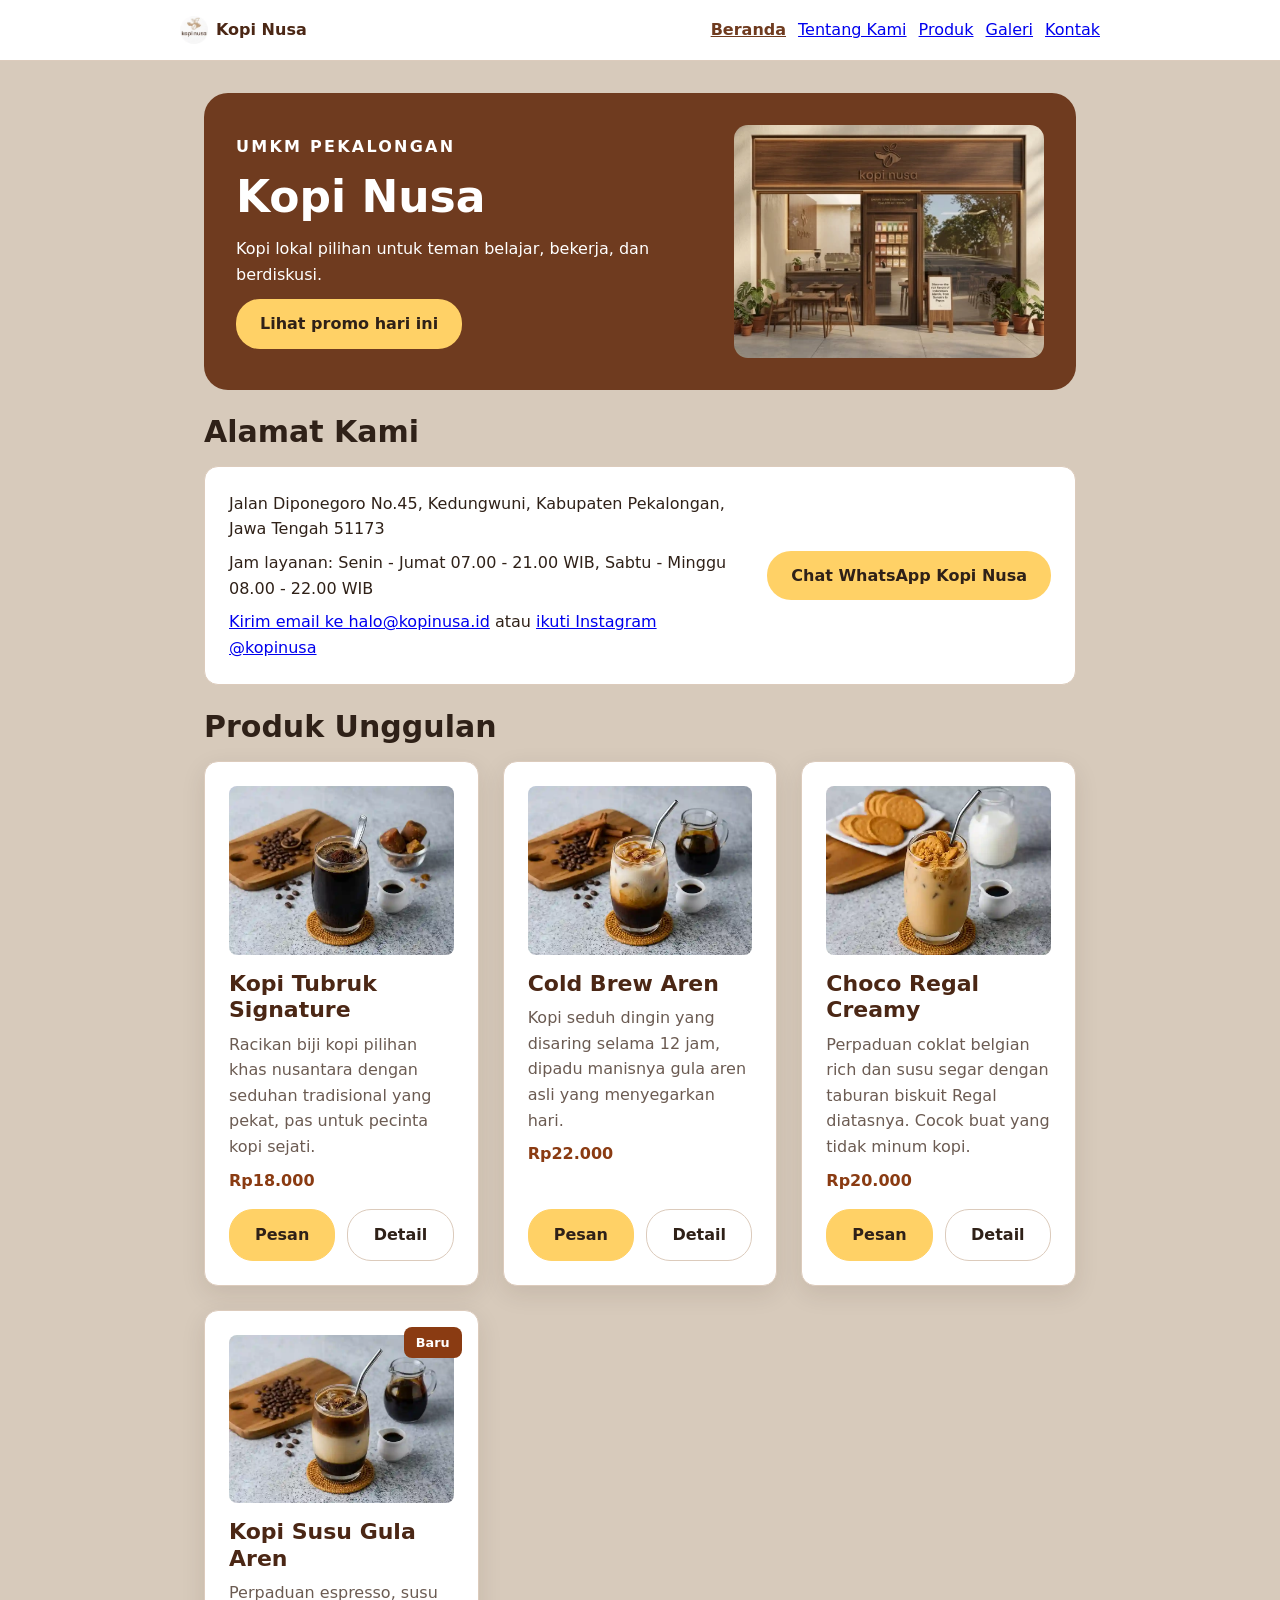
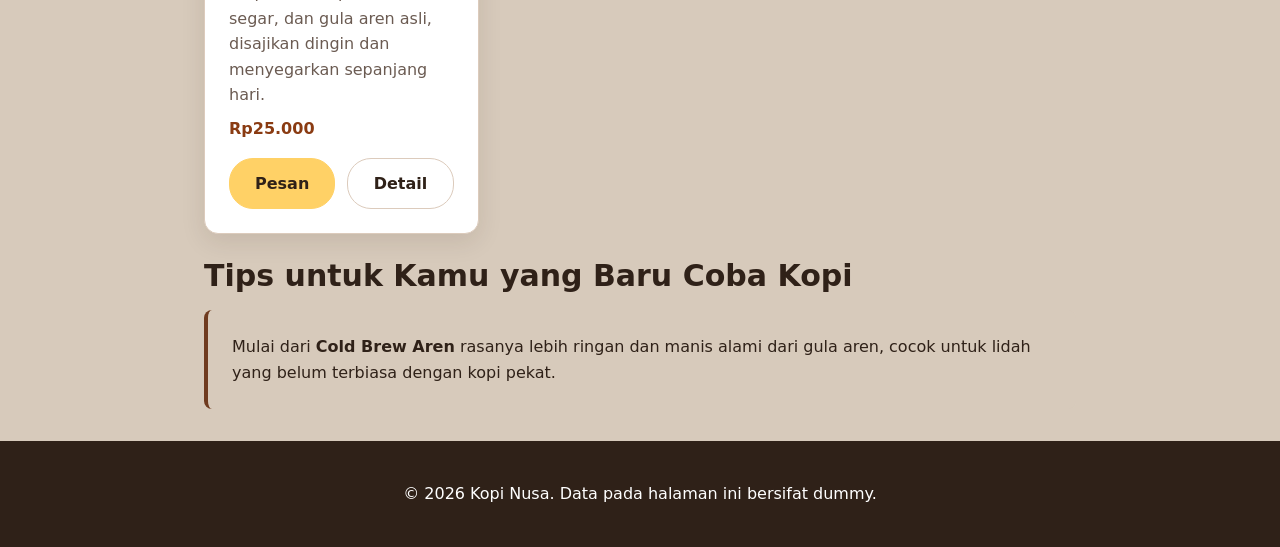
<file: index.html>
﻿<!DOCTYPE html>
<html lang="id">

<head>
    <meta charset="UTF-8">
    <meta name="viewport" content="width=device-width, initial-scale=1.0">
    <title>Kopi Nusa - UMKM Lokal Pekalongan</title>
    <link rel="stylesheet" href="css/style.css">
    <link rel="icon" href="assets/images/logo_kopi_nusa.webp" type="image/webp">
    <script src="js/script.js" defer></script>
</head>

<body>

    <a class="skip-link" href="#konten">Lewati ke konten utama</a>
    
    <header class="site-header">
        <nav class="nav" aria-label="Navigasi utama">
            <a class="brand" href="index.html">
                <img class="brand-logo" src="assets/images/logo_kopi_nusa.webp" width="28" height="28"
                    alt="Logo Kopi Nusa" />
                Kopi Nusa
            </a>
            <button class="nav-toggle" type="button" aria-controls="menu-utama" aria-expanded="false">
                <span class="sr-only">Menu</span>
                <span class="nav-toggle-icon" aria-hidden="true"></span>
            </button>
            <ul id="menu-utama">
                <li><a aria-current="page" href="index.html">Beranda</a></li>
                <li><a href="tentang.html">Tentang Kami</a></li>
                <li><a href="produk.html">Produk</a></li>
                <li><a href="galeri.html">Galeri</a></li>
                <li><a href="kontak.html">Kontak</a></li>
            </ul>
        </nav>
    </header>

    <main id="konten" class="page">

        <section class="hero" aria-labelledby="hero-title">
            <div class="hero-content">
                <p class="eyebrow">UMKM Pekalongan</p>
                <h1 id="hero-title">Kopi Nusa</h1>
                <p>Kopi lokal pilihan untuk teman belajar, bekerja, dan berdiskusi.</p>
                <button id="promoButton" type="button">Lihat promo hari ini</button>
            </div>
            <figure class="hero-image">
                <img src="assets/images/view_depan_kopi_nusa.webp" width="640" height="480"
                    alt="Foto luar kedai Kopi Nusa" />
                <figcaption class="sr-only">Tampak depan kedai Kopi Nusa</figcaption>
            </figure>
        </section>

        <section id="kontak" class="kontak-section" aria-labelledby="kontak-title">
            <h2 id="kontak-title">Alamat Kami</h2>

            <div class="kontak-box">
                <div class="kontak-info">
                    <p>Jalan Diponegoro No.45, Kedungwuni, Kabupaten Pekalongan, Jawa Tengah 51173</p>
                    <p>Jam layanan: Senin - Jumat 07.00 - 21.00 WIB, Sabtu - Minggu 08.00 - 22.00 WIB</p>
                    <p><a href="mailto:halo@kopinusa.id">Kirim email ke halo@kopinusa.id</a> atau
                        <a href="https://instagram.com/kopinusa">ikuti Instagram @kopinusa</a>
                    </p>
                </div>
                <a class="kontak-link" href="https://wa.me/6281234567890">Chat WhatsApp Kopi Nusa</a>
            </div>
        </section>

        <section class="produk-section" aria-labelledby="produk-title">
            <h2 id="produk-title">Produk Unggulan</h2>

            <div class="product-grid">
                <article class="product-card">
                    <figure class="product-photo-figure">
                        <img class="product-photo" width="640" height="480" loading="lazy"
                            src="assets/images/kopi_tubruk_signature.webp" alt="Segelas kopi tubruk panas" />
                        <figcaption class="sr-only">Kopi Tubruk Signature</figcaption>
                    </figure>
                    <div class="product-body">
                        <h3>Kopi Tubruk Signature</h3>
                        <p class="desc">Racikan biji kopi pilihan khas nusantara dengan seduhan tradisional yang
                            pekat, pas untuk pecinta kopi sejati.</p>
                        <p class="price">Rp18.000</p>
                    </div>
                    <div class="card-actions">
                        <a class="action-primary" href="https://wa.me/6281234567890">Pesan<span class="sr-only"> Kopi
                                Tubruk Signature</span></a>
                        <a class="action-secondary" href="produk.html#menu-title">Detail<span class="sr-only"> Kopi
                                Tubruk Signature</span></a>
                    </div>
                </article>

                <article class="product-card">
                    <figure class="product-photo-figure">
                        <img class="product-photo" width="640" height="480" loading="lazy"
                            src="assets/images/cold_brew_aren.webp" alt="Segelas cold brew aren" />
                        <figcaption class="sr-only">Cold Brew Aren</figcaption>
                    </figure>
                    <div class="product-body">
                        <h3>Cold Brew Aren</h3>
                        <p class="desc">Kopi seduh dingin yang disaring selama 12 jam, dipadu manisnya gula aren asli
                            yang menyegarkan hari.</p>
                        <p class="price">Rp22.000</p>
                    </div>
                    <div class="card-actions">
                        <a class="action-primary" href="https://wa.me/6281234567890">Pesan<span class="sr-only"> Cold
                                Brew Aren</span></a>
                        <a class="action-secondary" href="produk.html#menu-title">Detail<span class="sr-only"> Cold Brew
                                Aren</span></a>
                    </div>
                </article>

                <article class="product-card">
                    <figure class="product-photo-figure">
                        <img class="product-photo" width="640" height="480" loading="lazy"
                            src="assets/images/choco_regal.webp" alt="Segelas choco regal creamy" />
                        <figcaption class="sr-only">Choco Regal Creamy</figcaption>
                    </figure>
                    <div class="product-body">
                        <h3>Choco Regal Creamy</h3>
                        <p class="desc">Perpaduan coklat belgian rich dan susu segar dengan taburan biskuit Regal
                            diatasnya. Cocok buat yang tidak minum kopi.</p>
                        <p class="price">Rp20.000</p>
                    </div>
                    <div class="card-actions">
                        <a class="action-primary" href="https://wa.me/6281234567890">Pesan<span class="sr-only"> Choco
                                Regal Creamy</span></a>
                        <a class="action-secondary" href="produk.html#menu-title">Detail<span class="sr-only"> Choco
                                Regal Creamy</span></a>
                    </div>
                </article>

                <article class="product-card">
                    <figure class="product-photo-figure">
                        <img class="product-photo" width="640" height="480" loading="lazy"
                            src="assets/images/kopi_susu_aren.webp" alt="Segelas kopi susu gula aren dengan es" />
                        <figcaption class="sr-only">Kopi Susu Gula Aren</figcaption>
                    </figure>
                    <div class="product-body">
                        <span class="product-badge">Baru</span>
                        <h3>Kopi Susu Gula Aren</h3>
                        <p class="desc">Perpaduan espresso, susu segar, dan gula aren asli, disajikan dingin dan
                            menyegarkan sepanjang hari.</p>
                        <p class="price">Rp25.000</p>
                    </div>
                    <div class="card-actions">
                        <a class="action-primary" href="https://wa.me/6281234567890">Pesan<span class="sr-only"> Kopi
                                Susu Gula Aren</span></a>
                        <a class="action-secondary" href="produk.html#menu-title">Detail<span class="sr-only"> Kopi Susu
                                Gula Aren</span></a>
                    </div>
                </article>
            </div>
        </section>

        <aside class="tips-section" aria-labelledby="tips-title">
            <h2 id="tips-title">Tips untuk Kamu yang Baru Coba Kopi</h2>

            <div class="tips-box">
                <p>Mulai dari <strong>Cold Brew Aren</strong> rasanya lebih ringan dan manis alami dari gula aren, cocok
                    untuk lidah yang belum terbiasa dengan kopi pekat.</p>
            </div>
        </aside>
    </main>

    <footer class="site-footer">
        <p>&copy; 2026 Kopi Nusa. Data pada halaman ini bersifat dummy.</p>
    </footer>

</body>

</html>
</file>
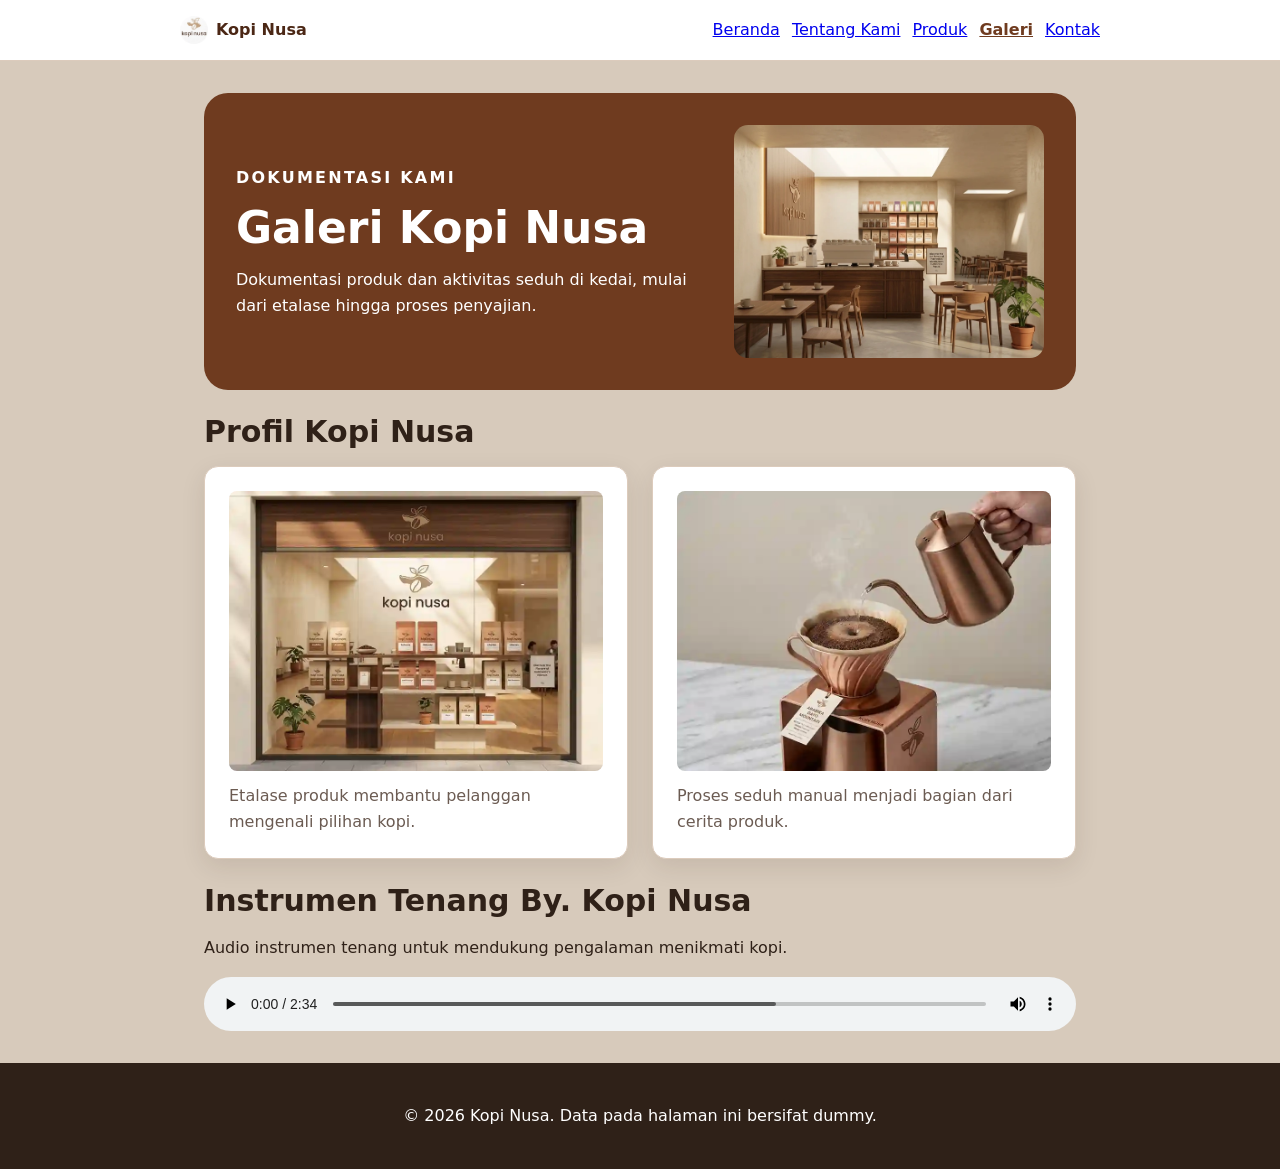
<file: galeri.html>
<!DOCTYPE html>
<html lang="id">

<head>
    <meta charset="UTF-8">
    <meta name="viewport" content="width=device-width, initial-scale=1.0">
    <title>Galeri Kopi Nusa - Website UMKM</title>
    <link rel="stylesheet" href="css/style.css">
    <link rel="icon" href="assets/images/logo_kopi_nusa.webp" type="image/webp">
     <script src="js/script.js" defer></script>
</head>

<body>

    <a class="skip-link" href="#konten">Lewati ke konten utama</a>

    <header class="site-header">
        <nav class="nav" aria-label="Navigasi utama">
            <a class="brand" href="index.html">
                <img class="brand-logo" src="assets/images/logo_kopi_nusa.webp" width="28" height="28"
                    alt="Logo Kopi Nusa" />
                Kopi Nusa
            </a>
            <button class="nav-toggle" type="button" aria-controls="menu-utama" aria-expanded="false">
                <span class="sr-only">Menu</span>
                <span class="nav-toggle-icon" aria-hidden="true"></span>
            </button>
            <ul id="menu-utama">
                <li><a href="index.html">Beranda</a></li>
                <li><a href="tentang.html">Tentang Kami</a></li>
                <li><a href="produk.html">Produk</a></li>
                <li><a aria-current="page" href="galeri.html">Galeri</a></li>
                <li><a href="kontak.html">Kontak</a></li>
            </ul>
        </nav>
    </header>

    <main id="konten" class="page">
        <section class="hero" aria-labelledby="galeri-page-title">
            <div class="hero-content">
                <p class="eyebrow">Dokumentasi Kami</p>
                <h1 id="galeri-page-title">Galeri Kopi Nusa</h1>
                <p>Dokumentasi produk dan aktivitas seduh di kedai, mulai dari etalase hingga proses penyajian.</p>
            </div>
            <img class="hero-image" src="assets/images/suasana_kopi_nusa.webp" width="640" height="480"
                alt="Suasana Kedai Kopi Nusa" />
        </section>

        <section aria-labelledby="media-title">
            <h2 id="media-title">Profil Kopi Nusa</h2>
            <div class="gallery-grid">
                <figure class="media-card">
                    <img src="assets/images/etalase_kopi_nusa.webp" width="640" height="480" loading="lazy"
                        alt="Etalase Kopi Nusa berisi kemasan kopi lokal" />
                    <figcaption>Etalase produk membantu pelanggan mengenali pilihan kopi.</figcaption>
                </figure>
                <figure class="media-card">
                    <img src="assets/images/barista_menyeduh.webp" width="640" height="480" loading="lazy"
                        alt="Barista menuang air panas ke dripper kopi" />
                    <figcaption>Proses seduh manual menjadi bagian dari cerita produk.</figcaption>
                </figure>
            </div>
        </section>
        <section aria-labelledby="audio-title">
            <h2 id="audio-title">Instrumen Tenang By. Kopi Nusa</h2>
            <p id="audio-note">Audio instrumen tenang untuk mendukung pengalaman menikmati kopi.</p>
            <audio controls aria-describedby="audio-note" src="assets/audio/Instrumen_Tenang.mp3">
                Browser Anda tidak mendukung pemutar audio.
            </audio>
        </section>
    </main>

    <footer class="site-footer">
        <p>&copy; 2026 Kopi Nusa. Data pada halaman ini bersifat dummy.</p>
    </footer>

</body>

</html>
</file>
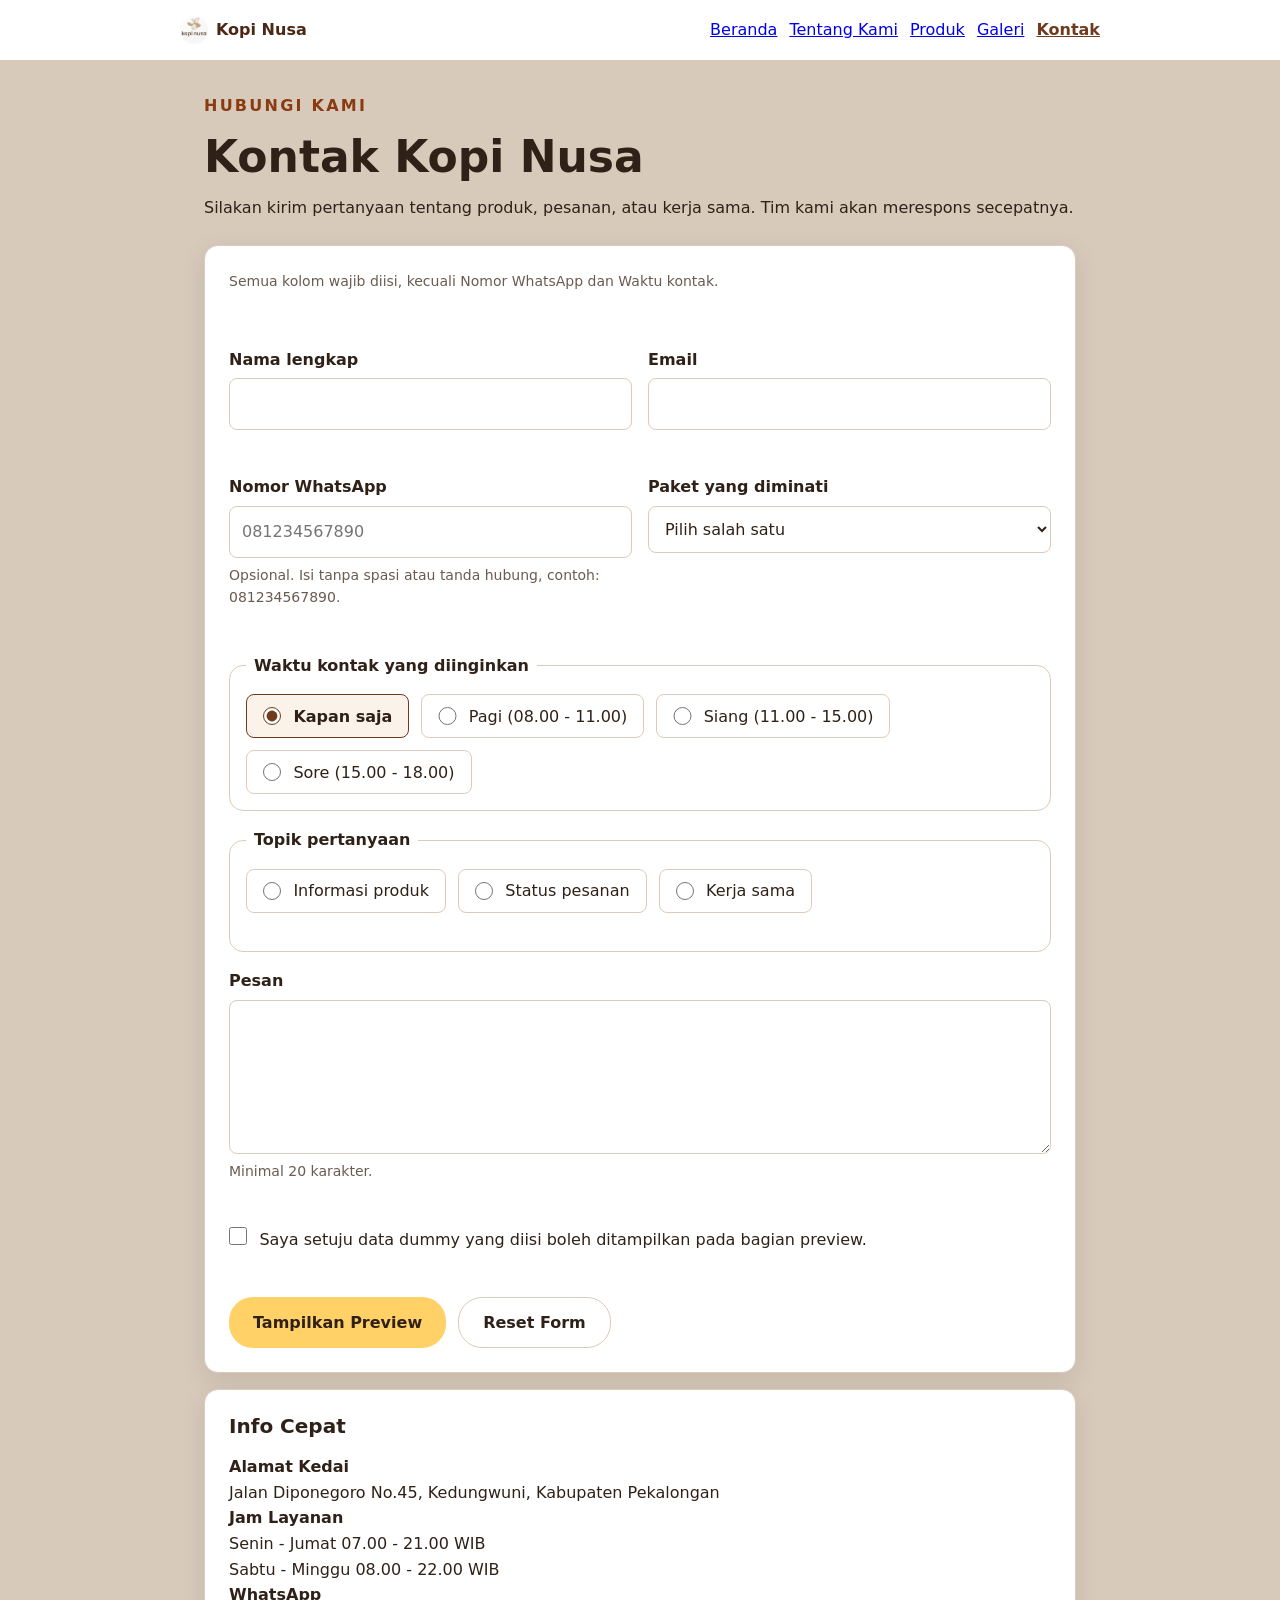
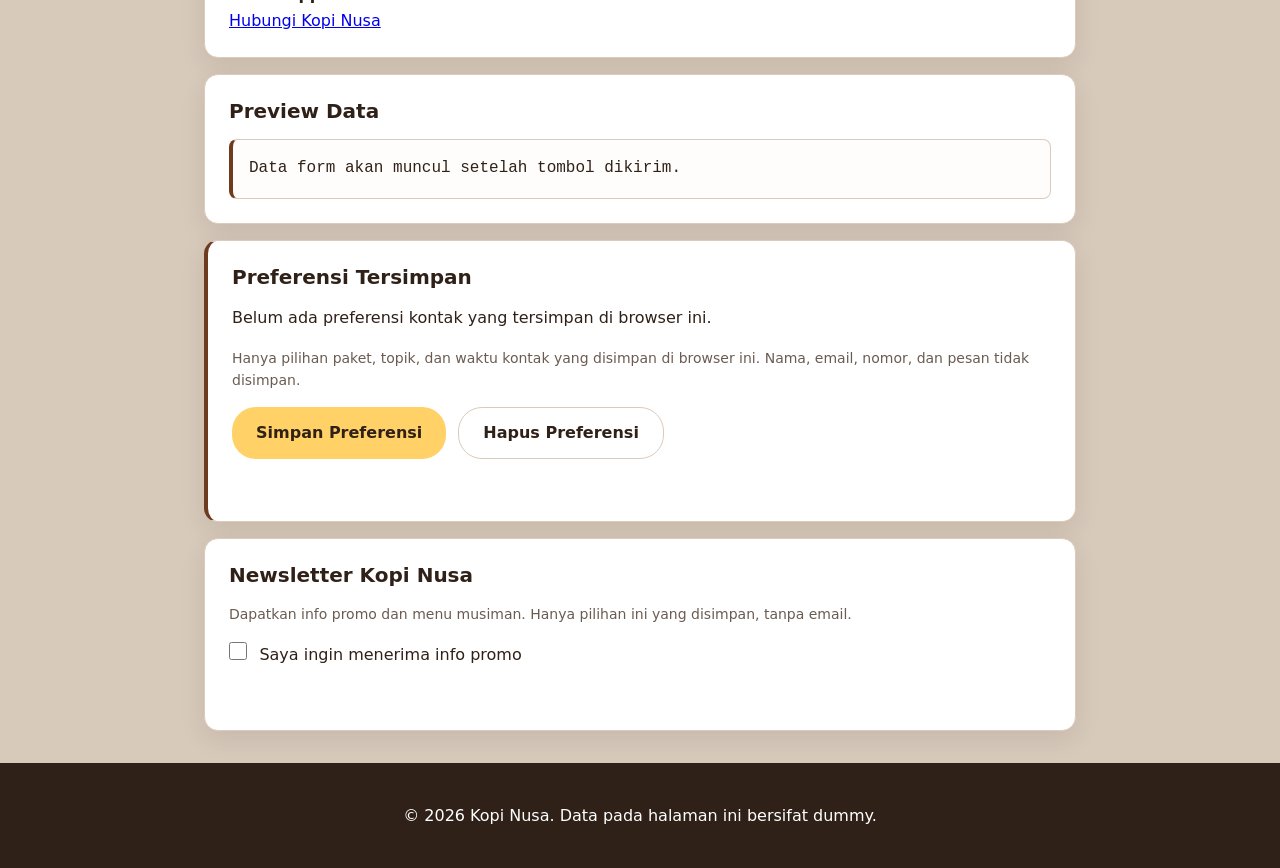
<file: kontak.html>
<!DOCTYPE html>
<html lang="id">

<head>
    <meta charset="UTF-8">
    <meta name="viewport" content="width=device-width, initial-scale=1.0">
    <title>Kontak Kopi Nusa - Website UMKM</title>
    <link rel="stylesheet" href="css/style.css">
    <link rel="icon" href="assets/images/logo_kopi_nusa.webp" type="image/webp">
    <script src="js/form.js" defer></script>
    <script src="js/newsletter.js" defer></script>
    <script src="js/script.js" defer></script>
</head>

<body class="halaman-kontak">

    <a class="skip-link" href="#konten">Lewati ke konten utama</a>

    <header class="site-header">
        <nav class="nav" aria-label="Navigasi utama">
            <a class="brand" href="index.html">
                <img class="brand-logo" src="assets/images/logo_kopi_nusa.webp" width="28" height="28"
                    alt="Logo Kopi Nusa" />
                Kopi Nusa
            </a>
            <button class="nav-toggle" type="button" aria-controls="menu-utama" aria-expanded="false">
                <span class="sr-only">Menu</span>
                <span class="nav-toggle-icon" aria-hidden="true"></span>
            </button>
            <ul id="menu-utama">
                <li><a href="index.html">Beranda</a></li>
                <li><a href="tentang.html">Tentang Kami</a></li>
                <li><a href="produk.html">Produk</a></li>
                <li><a href="galeri.html">Galeri</a></li>
                <li><a aria-current="page" href="kontak.html">Kontak</a></li>
            </ul>
        </nav>
    </header>

    <main id="konten" class="page page-kontak">
        <section class="page-hero" aria-labelledby="kontak-title">
            <p class="eyebrow">Hubungi Kami</p>
            <h1 id="kontak-title">Kontak Kopi Nusa</h1>
            <p>Silakan kirim pertanyaan tentang produk, pesanan, atau kerja sama. Tim kami akan merespons secepatnya.</p>
        </section>

        <div class="kontak-layout">

            <form id="form-kontak" action="#" method="post" novalidate aria-label="Form kontak Kopi Nusa">
                <p class="form-intro">Semua kolom wajib diisi, kecuali Nomor WhatsApp dan Waktu kontak.</p>
                <p id="form-feedback" class="form-feedback" aria-live="polite"></p>

                <div class="form-row">
                    <div class="field">
                        <label for="nama">Nama lengkap</label>
                        <input id="nama" name="nama" type="text" autocomplete="name" required minlength="3"
                            aria-describedby="nama-error" />
                        <p id="nama-error" class="field-error" aria-live="polite"></p>
                    </div>

                    <div class="field">
                        <label for="email">Email</label>
                        <input id="email" name="email" type="email" autocomplete="email" required
                            aria-describedby="email-error" />
                        <p id="email-error" class="field-error" aria-live="polite"></p>
                    </div>
                </div>

                <div class="form-row">
                    <div class="field">
                        <label for="telepon">Nomor WhatsApp</label>
                        <input id="telepon" name="telepon" type="tel" autocomplete="tel" inputmode="numeric"
                            pattern="0[0-9]{9,12}" title="Awali dengan 0, 10-13 digit, tanpa spasi atau tanda hubung"
                            placeholder="081234567890" aria-describedby="telepon-hint telepon-error" />
                        <p id="telepon-hint" class="field-hint">
                            Opsional. Isi tanpa spasi atau tanda hubung, contoh: 081234567890.
                        </p>
                        <p id="telepon-error" class="field-error" aria-live="polite"></p>
                    </div>

                    <div class="field">
                        <label for="paket">Paket yang diminati</label>
                        <select id="paket" name="paket" required aria-describedby="paket-error">
                            <option value="">Pilih salah satu</option>
                            <option value="rumahan">Paket rumahan</option>
                            <option value="kantor">Paket kantor</option>
                            <option value="reseller">Paket reseller</option>
                        </select>
                        <p id="paket-error" class="field-error" aria-live="polite"></p>
                    </div>
                </div>

                <fieldset class="field-group">
                    <legend>Waktu kontak yang diinginkan</legend>
                    <div class="option-list">
                        <label><input type="radio" name="waktu" value="kapan-saja" checked /> Kapan saja</label>
                        <label><input type="radio" name="waktu" value="pagi" /> Pagi (08.00 - 11.00)</label>
                        <label><input type="radio" name="waktu" value="siang" /> Siang (11.00 - 15.00)</label>
                        <label><input type="radio" name="waktu" value="sore" /> Sore (15.00 - 18.00)</label>
                    </div>
                </fieldset>

                <fieldset class="field-group" aria-describedby="topik-error">
                    <legend>Topik pertanyaan</legend>
                    <div class="option-list">
                        <label><input type="radio" name="topik" value="produk" required
                                aria-describedby="topik-error" /> Informasi produk</label>
                        <label><input type="radio" name="topik" value="pesanan"
                                aria-describedby="topik-error" /> Status pesanan</label>
                        <label><input type="radio" name="topik" value="kerja-sama"
                                aria-describedby="topik-error" /> Kerja sama</label>
                    </div>
                    <p id="topik-error" class="field-error" aria-live="polite"></p>
                </fieldset>

                <div class="field">
                    <label for="pesan">Pesan</label>
                    <textarea id="pesan" name="pesan" rows="5" required minlength="20"
                        aria-describedby="pesan-hint pesan-error"></textarea>
                    <p id="pesan-hint" class="field-hint">Minimal 20 karakter.</p>
                    <p id="pesan-error" class="field-error" aria-live="polite"></p>
                </div>

                <div class="field">
                    <label for="setuju">
                        <input id="setuju" name="setuju" type="checkbox" value="ya" required
                            aria-describedby="setuju-error" />
                        Saya setuju data dummy yang diisi boleh ditampilkan pada bagian preview.
                    </label>
                    <p id="setuju-error" class="field-error" aria-live="polite"></p>
                </div>

                <div class="form-actions">
                    <button type="submit">Tampilkan Preview</button>
                    <button type="reset" class="button-secondary">Reset Form</button>
                </div>
            </form>

            <div class="kontak-sidebar">
                <section class="side-card" aria-labelledby="info-title">
                    <h2 id="info-title">Info Cepat</h2>
                    <dl class="info-list">
                        <div>
                            <dt>Alamat Kedai</dt>
                            <dd>Jalan Diponegoro No.45, Kedungwuni, Kabupaten Pekalongan</dd>
                        </div>
                        <div>
                            <dt>Jam Layanan</dt>
                            <dd>Senin - Jumat 07.00 - 21.00 WIB<br>Sabtu - Minggu 08.00 - 22.00 WIB</dd>
                        </div>
                        <div>
                            <dt>WhatsApp</dt>
                            <dd><a href="https://wa.me/6281234567890">Hubungi Kopi Nusa</a></dd>
                        </div>
                    </dl>
                </section>

                <section class="side-card" aria-labelledby="preview-title">
                    <h2 id="preview-title">Preview Data</h2>
                    <pre id="preview-form" aria-live="polite">Data form akan muncul setelah tombol dikirim.</pre>
                </section>

                <aside class="side-card preferensi-panel" aria-labelledby="preferensi-title">
                    <h2 id="preferensi-title">Preferensi Tersimpan</h2>
                    <p id="preferensi-status" aria-live="polite">Belum ada preferensi kontak yang tersimpan di browser ini.</p>
                    <p class="field-hint">
                        Hanya pilihan paket, topik, dan waktu kontak yang disimpan di browser ini. Nama, email,
                        nomor, dan pesan tidak disimpan.
                    </p>
                    <div class="preferensi-actions">
                        <button type="button" id="simpan-preferensi">Simpan Preferensi</button>
                        <button type="button" id="hapus-preferensi" class="button-secondary">Hapus Preferensi</button>
                    </div>
                    <p id="preferensi-feedback" class="form-feedback" aria-live="polite"></p>
                </aside>

                <section class="side-card" aria-labelledby="newsletter-title">
                    <h2 id="newsletter-title">Newsletter Kopi Nusa</h2>
                    <p class="field-hint">Dapatkan info promo dan menu musiman. Hanya pilihan ini yang disimpan, tanpa email.</p>
                    <label class="newsletter-option" for="newsletter-optin">
                        <input id="newsletter-optin" type="checkbox" />
                        Saya ingin menerima info promo
                    </label>
                    <p id="newsletter-feedback" class="form-feedback" aria-live="polite"></p>
                </section>
            </div>

        </div>
    </main>

    <footer class="site-footer">
        <p>&copy; 2026 Kopi Nusa. Data pada halaman ini bersifat dummy.</p>
    </footer>

</body>

</html>
</file>
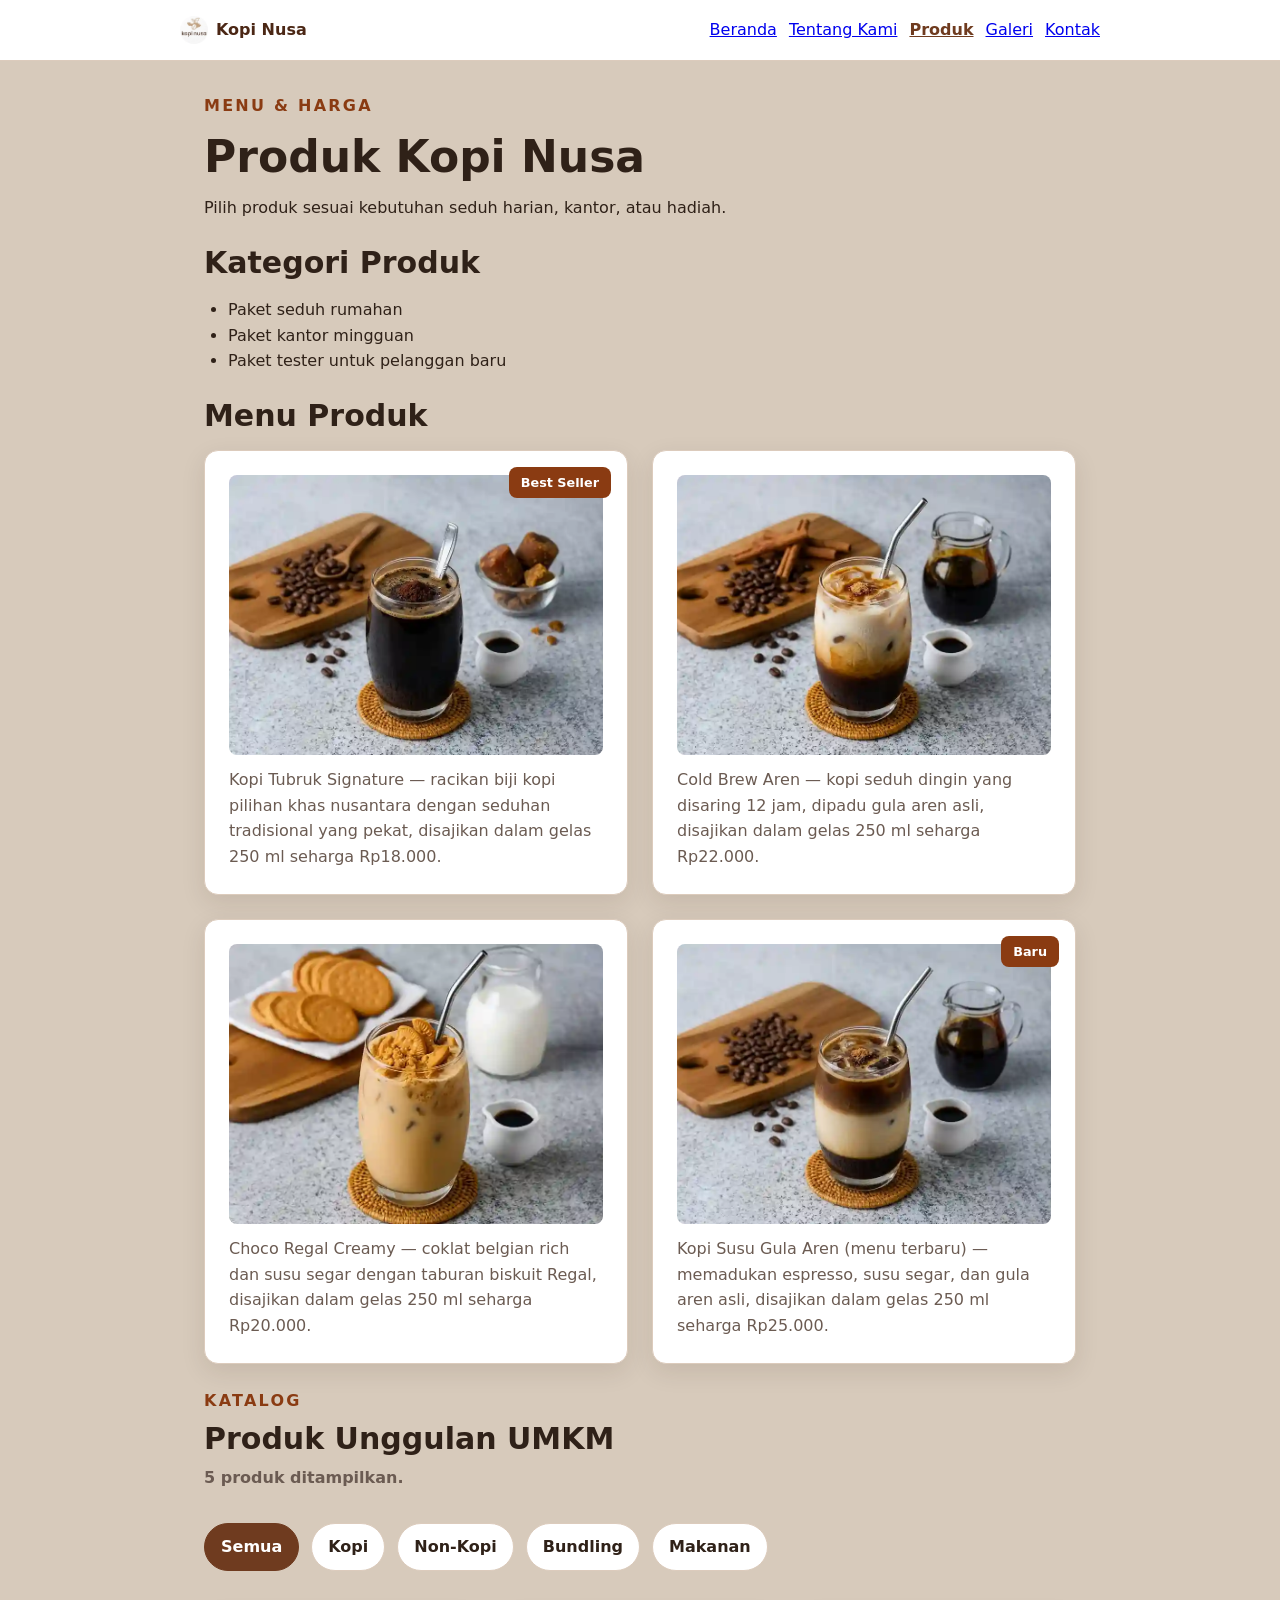
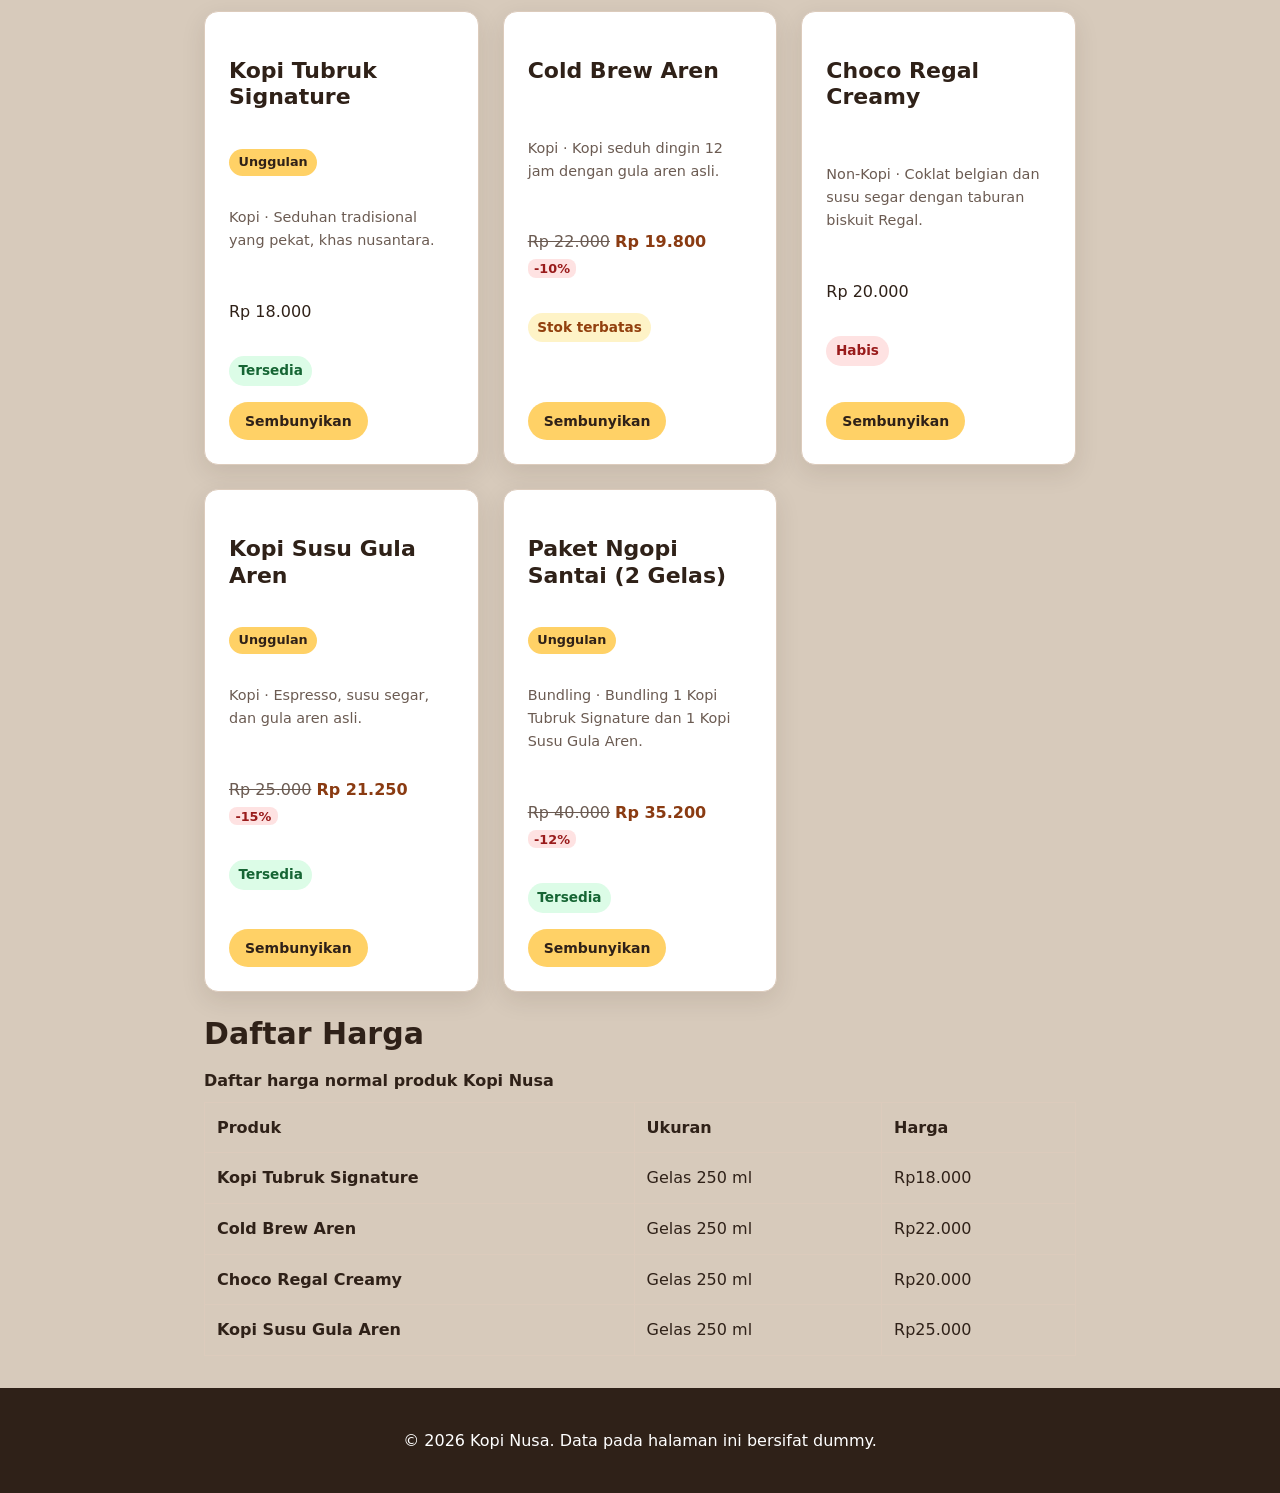
<file: produk.html>
<!DOCTYPE html>
<html lang="id">

<head>
    <meta charset="UTF-8">
    <meta name="viewport" content="width=device-width, initial-scale=1.0">
    <title>Produk Kopi Nusa - Website UMKM</title>
    <link rel="stylesheet" href="css/style.css">
    <link rel="icon" href="assets/images/logo_kopi_nusa.webp" type="image/webp">
    <script src="js/script.js" defer></script>
    <script src="js/app.js" defer></script>
</head>

<body>

    <a class="skip-link" href="#konten">Lewati ke konten utama</a>

    <header class="site-header">
        <nav class="nav" aria-label="Navigasi utama">
            <a class="brand" href="index.html">
                <img class="brand-logo" src="assets/images/logo_kopi_nusa.webp" width="28" height="28"
                    alt="Logo Kopi Nusa" />
                Kopi Nusa
            </a>
            <button class="nav-toggle" type="button" aria-controls="menu-utama" aria-expanded="false">
                <span class="sr-only">Menu</span>
                <span class="nav-toggle-icon" aria-hidden="true"></span>
            </button>
            <ul id="menu-utama">
                <li><a href="index.html">Beranda</a></li>
                <li><a href="tentang.html">Tentang Kami</a></li>
                <li><a aria-current="page" href="produk.html">Produk</a></li>
                <li><a href="galeri.html">Galeri</a></li>
                <li><a href="kontak.html">Kontak</a></li>
            </ul>
        </nav>
    </header>

    <main id="konten" class="page">
        <section class="page-hero" aria-labelledby="produk-page-title">
            <p class="eyebrow">Menu &amp; Harga</p>
            <h1 id="produk-page-title">Produk Kopi Nusa</h1>
            <p>Pilih produk sesuai kebutuhan seduh harian, kantor, atau hadiah.</p>
        </section>

        <section aria-labelledby="kategori-title">
            <h2 id="kategori-title">Kategori Produk</h2>
            <ul>
                <li>Paket seduh rumahan</li>
                <li>Paket kantor mingguan</li>
                <li>Paket tester untuk pelanggan baru</li>
            </ul>
        </section>

        <section aria-labelledby="menu-title">
            <h2 id="menu-title">Menu Produk</h2>

            <div class="gallery-grid">
                <figure class="media-card">
                    <span class="product-badge">Best Seller</span>
                    <img width="640" height="480" loading="lazy" src="assets/images/kopi_tubruk_signature.webp"
                        alt="Segelas kopi tubruk panas dengan ampas kopi mengendap di dasar cangkir" />
                    <figcaption>Kopi Tubruk Signature — racikan biji kopi pilihan khas nusantara dengan seduhan
                        tradisional yang pekat, disajikan dalam gelas 250 ml seharga Rp18.000.</figcaption>
                </figure>

                <figure class="media-card">
                    <img width="640" height="480" loading="lazy" src="assets/images/cold_brew_aren.webp"
                        alt="Segelas cold brew kopi dengan es batu" />
                    <figcaption>Cold Brew Aren — kopi seduh dingin yang disaring 12 jam, dipadu gula aren asli,
                        disajikan dalam gelas 250 ml seharga Rp22.000.</figcaption>
                </figure>

                <figure class="media-card">
                    <img width="640" height="480" loading="lazy" src="assets/images/choco_regal.webp"
                        alt="Segelas choco regal creamy dengan taburan biskuit Regal di atasnya" />
                    <figcaption>Choco Regal Creamy — coklat belgian rich dan susu segar dengan taburan biskuit
                        Regal, disajikan dalam gelas 250 ml seharga Rp20.000.</figcaption>
                </figure>

                <figure class="media-card">
                    <span class="product-badge">Baru</span>
                    <img width="640" height="480" loading="lazy" src="assets/images/kopi_susu_aren.webp"
                        alt="Segelas kopi susu gula aren dengan lapisan gula aren di dasar gelas" />
                    <figcaption>Kopi Susu Gula Aren (menu terbaru) — memadukan espresso, susu segar, dan gula
                        aren asli, disajikan dalam gelas 250 ml seharga Rp25.000.</figcaption>
                </figure>
            </div>
        </section>

        <section class="product-section" aria-labelledby="produk-title">
            <div class="section-heading">
                <p class="eyebrow">Katalog</p>
                <h2 id="produk-title">Produk Unggulan UMKM</h2>
                <p id="produk-status" class="produk-status" aria-live="polite">Produk belum dimuat.</p>
            </div>

            <div class="filter-bar" role="group" aria-label="Filter kategori produk">
                <button type="button" class="filter-button is-active" data-filter="Semua" aria-pressed="true">Semua</button>
                <button type="button" class="filter-button" data-filter="Kopi" aria-pressed="false">Kopi</button>
                <button type="button" class="filter-button" data-filter="Non-Kopi" aria-pressed="false">Non-Kopi</button>
                <button type="button" class="filter-button" data-filter="Bundling" aria-pressed="false">Bundling</button>
                <button type="button" class="filter-button" data-filter="Makanan" aria-pressed="false">Makanan</button>
            </div>

            <div id="produk-grid" class="product-grid"></div>
        </section>

        <section aria-labelledby="harga-title">
            <h2 id="harga-title">Daftar Harga</h2>
            <div class="table-scroll" role="region" aria-labelledby="harga-caption" tabindex="0">
                <table>
                    <caption id="harga-caption">Daftar harga normal produk Kopi Nusa</caption>
                    <thead>
                        <tr>
                            <th scope="col">Produk</th>
                            <th scope="col">Ukuran</th>
                            <th scope="col">Harga</th>
                        </tr>
                    </thead>
                    <tbody>
                        <tr>
                            <th scope="row">Kopi Tubruk Signature</th>
                            <td>Gelas 250 ml</td>
                            <td>Rp18.000</td>
                        </tr>
                        <tr>
                            <th scope="row">Cold Brew Aren</th>
                            <td>Gelas 250 ml</td>
                            <td>Rp22.000</td>
                        </tr>
                        <tr>
                            <th scope="row">Choco Regal Creamy</th>
                            <td>Gelas 250 ml</td>
                            <td>Rp20.000</td>
                        </tr>
                        <tr>
                            <th scope="row">Kopi Susu Gula Aren</th>
                            <td>Gelas 250 ml</td>
                            <td>Rp25.000</td>
                        </tr>
                    </tbody>
                </table>
            </div>
        </section>
    </main>

    <footer class="site-footer">
        <p>&copy; 2026 Kopi Nusa. Data pada halaman ini bersifat dummy.</p>
    </footer>

</body>

</html>
</file>
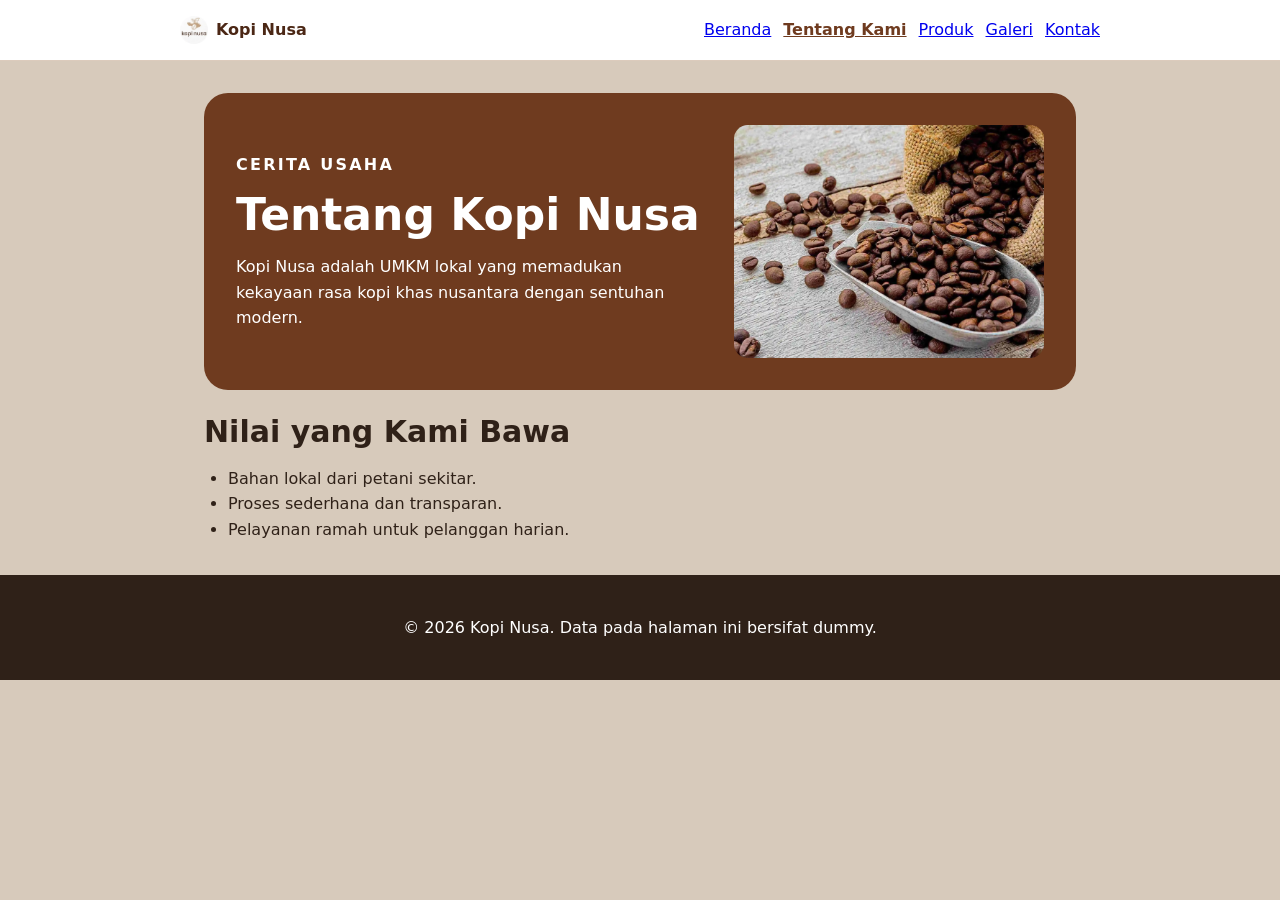
<file: tentang.html>
﻿<!DOCTYPE html>
<html lang="id">

<head>
    <meta charset="UTF-8">
    <meta name="viewport" content="width=device-width, initial-scale=1.0">
    <title>Tentang Kopi Nusa - Website UMKM</title>
    <link rel="stylesheet" href="css/style.css">
    <link rel="icon" href="assets/images/logo_kopi_nusa.webp" type="image/webp">
     <script src="js/script.js" defer></script>
</head>

<body>

    <a class="skip-link" href="#konten">Lewati ke konten utama</a>

    <header class="site-header">
        <nav class="nav" aria-label="Navigasi utama">
            <a class="brand" href="index.html">
                <img class="brand-logo" src="assets/images/logo_kopi_nusa.webp" width="28" height="28"
                    alt="Logo Kopi Nusa" />
                Kopi Nusa
            </a>
            <button class="nav-toggle" type="button" aria-controls="menu-utama" aria-expanded="false">
                <span class="sr-only">Menu</span>
                <span class="nav-toggle-icon" aria-hidden="true"></span>
            </button>
            <ul id="menu-utama">
                <li><a href="index.html">Beranda</a></li>
                <li><a aria-current="page" href="tentang.html">Tentang Kami</a></li>
                <li><a href="produk.html">Produk</a></li>
                <li><a href="galeri.html">Galeri</a></li>
                <li><a href="kontak.html">Kontak</a></li>
            </ul>
        </nav>
    </header>

    <main id="konten" class="page">
        <section class="hero" aria-labelledby="tentang-title">
            <div class="hero-content">
                <p class="eyebrow">Cerita Usaha</p>
                <h1 id="tentang-title">Tentang Kopi Nusa</h1>
                <p>Kopi Nusa adalah UMKM lokal yang memadukan kekayaan rasa kopi khas nusantara dengan sentuhan modern.
                </p>
            </div>
            <img class="hero-image" src="assets/images/biji_kopi_nusa.webp" width="640" height="480"
                alt="Biji kopi lokal pilihan Kopi Nusa" />
        </section>

        <section class="nilai-section" aria-labelledby="nilai-title">
            <h2 id="nilai-title">Nilai yang Kami Bawa</h2>
            <ul>
                <li>Bahan lokal dari petani sekitar.</li>
                <li>Proses sederhana dan transparan.</li>
                <li>Pelayanan ramah untuk pelanggan harian.</li>
            </ul>
        </section>
    </main>

    <footer class="site-footer">
        <p>&copy; 2026 Kopi Nusa. Data pada halaman ini bersifat dummy.</p>
    </footer>

</body>

</html>
</file>
<file: css/style.css>
﻿:root {
  --color-primary: #6f3b1f;
  --color-primary-strong: #4b2715;
  --color-text: #2f2118;
  --color-muted: #6b5b52;
  --color-surface: #ffffff;
  --color-surface-soft: #d7cabb;
  --color-border: #dccbbc;
  --color-amber-500: #ffd166;
  --color-amber-600: #f2b73d;
  --color-rust-700: #8a3b12;
  --color-blue-700: #1d4ed8;
  --color-brand-primary: var(--color-primary);
  --color-text-accent: var(--color-rust-700);
  --color-nav-active: var(--color-primary);
  --color-eyebrow: var(--color-rust-700);
  --color-bg-interactive: var(--color-amber-500);
  --color-bg-interactive-hover: var(--color-amber-600);
  --color-border-focus: var(--color-blue-700);
  --space-1: 0.5rem;
  --space-2: 0.75rem;
  --space-3: 1rem;
  --space-4: 1.5rem;
  --space-5: 2rem;
  --spacing-sm: var(--space-2);
  --spacing-md: var(--space-4);
  --radius-sm: 0.5rem;
  --radius-md: 0.875rem;
  --radius-lg: 1.5rem;
  --shadow-card: 0 0.5rem 1.5rem rgb(47 33 24 / 0.1);
  --color-error: #991b1b;
  --color-error-soft: rgb(153 27 27 / 15%);
  --color-success: #166534;
}

*,
*::before,
*::after {
  box-sizing: border-box;
}

html {
  color-scheme: light;
}

body {
  margin: 0;
  color: var(--color-text);
  background: var(--color-surface-soft);
  font-family: system-ui, -apple-system, BlinkMacSystemFont, "Segoe UI", sans-serif;
  font-size: 1rem;
  line-height: 1.6;
  overflow-wrap: break-word;
}

h1,
h2,
h3 {
  line-height: 1.2;
}

h1 {
  font-size: clamp(1.75rem, 1.25rem + 2.5vw, 2.75rem);
}

h2 {
  font-size: clamp(1.375rem, 1.1rem + 1.4vw, 1.875rem);
}

h3 {
  font-size: clamp(1.125rem, 1rem + 0.6vw, 1.375rem);
}

img {
  max-width: 100%;
  height: auto;
}

figure {
  margin: 0;
}

figcaption {
  color: var(--color-muted);
}

.sr-only {
  position: absolute;
  width: 1px;
  height: 1px;
  padding: 0;
  margin: -1px;
  overflow: hidden;
  clip: rect(0, 0, 0, 0);
  white-space: nowrap;
  border: 0;
}

.skip-link {
  position: absolute;
  left: -9999px;
  padding: var(--space-1) var(--space-2);
  color: white;
  background: var(--color-text);
}

.skip-link:focus {
  top: var(--space-1);
  left: var(--space-1);
}

.site-header {
  padding: var(--space-3) clamp(var(--space-3), 4vw, var(--space-4));
  background: var(--color-surface);
  border-bottom: 1px solid var(--color-border);
}

.nav {
  display: flex;
  flex-flow: row wrap;
  gap: var(--space-2);
  align-items: center;
  justify-content: space-between;
  width: min(100%, 920px);
  margin: 0 auto;
}

.brand {
  display: inline-flex;
  align-items: center;
  gap: var(--space-1);
  color: var(--color-primary-strong);
  font-weight: 800;
  text-decoration: none;
}

.brand-logo {
  width: auto;
  height: 28px;
}

.nav ul {
  display: flex;
  flex: 1 0 100%;
  flex-direction: row;
  flex-wrap: wrap;
  gap: var(--space-1) var(--space-2);
  padding: 0;
  margin: 0;
  line-height: 1.4;
  list-style: none;
}

.nav-toggle {
  display: none;
  align-items: center;
  justify-content: center;
  min-width: 2.75rem;
  min-height: 2.75rem;
  padding: var(--space-1);
  background: var(--color-surface);
  border: 1px solid var(--color-border);
  border-radius: var(--radius-sm);
}

.nav-toggle:hover {
  background: var(--color-surface-soft);
}

.nav-toggle-icon,
.nav-toggle-icon::before,
.nav-toggle-icon::after {
  display: block;
  width: 1.25rem;
  height: 2px;
  background: var(--color-primary-strong);
  border-radius: 1px;
  transition: transform 0.2s ease, background-color 0.2s ease;
}

.nav-toggle-icon {
  position: relative;
}

.nav-toggle-icon::before,
.nav-toggle-icon::after {
  position: absolute;
  left: 0;
  content: "";
}

.nav-toggle-icon::before {
  transform: translateY(-0.375rem);
}

.nav-toggle-icon::after {
  transform: translateY(0.375rem);
}

.nav-toggle[aria-expanded="true"] .nav-toggle-icon {
  background: transparent;
}

.nav-toggle[aria-expanded="true"] .nav-toggle-icon::before {
  transform: rotate(45deg);
}

.nav-toggle[aria-expanded="true"] .nav-toggle-icon::after {
  transform: rotate(-45deg);
}

@media (prefers-reduced-motion: reduce) {

  .nav-toggle-icon,
  .nav-toggle-icon::before,
  .nav-toggle-icon::after {
    transition: none;
  }
}

.nav a[aria-current="page"] {
  font-weight: 800;
  color: var(--color-nav-active);
}

.page {
  display: flex;
  flex-direction: column;
  gap: clamp(var(--space-3), 3vw, var(--space-4));
  width: min(100%, 920px);
  margin: 0 auto;
  padding: clamp(var(--space-3), 4vw, var(--space-5)) clamp(var(--space-3), 4vw, var(--space-4));
}

:where(.page > section, .page > aside) {
  display: flex;
  flex-direction: column;
  gap: var(--space-3);
}

:where(.page > section, .page > aside)>* {
  margin: 0;
}

.page section>ul {
  padding-left: var(--space-4);
}

.page-hero {
  display: flex;
  flex-direction: column;
  gap: var(--space-2);
}

.page-hero>* {
  margin: 0;
}

.eyebrow {
  margin: 0;
  color: var(--color-eyebrow);
  font-weight: 700;
  letter-spacing: 0.14em;
  text-transform: uppercase;
}

.hero {
  display: grid;
  grid-template-columns: minmax(0, 1fr);
  gap: clamp(var(--space-3), 4vw, var(--space-5));
  align-items: center;
  padding: clamp(var(--space-3), 5vw, var(--space-5));
  color: white;
  background: var(--color-brand-primary);
  border-radius: var(--radius-lg);
}

.hero .eyebrow {
  color: #ffffff;
}

.hero-content {
  display: flex;
  flex-direction: column;
  align-items: flex-start;
  gap: var(--space-2);
}

.hero-content>* {
  margin: 0;
}

.hero-image img,
img.hero-image {
  display: block;
  width: 100%;
  aspect-ratio: 4 / 3;
  object-fit: cover;
  border-radius: var(--radius-md);
}

button {
  display: inline-block;
  padding: var(--spacing-sm) var(--spacing-md);
  margin: 0;
  color: var(--color-text);
  font: inherit;
  font-weight: 700;
  cursor: pointer;
  background: var(--color-bg-interactive);
  border: 0;
  border-radius: var(--radius-lg);
  transition: background-color 0.15s ease;
}

button:hover {
  background: var(--color-bg-interactive-hover);
}

button.button-secondary {
  background: var(--color-surface);
  border: 1px solid var(--color-border);
}

button.button-secondary:hover {
  background: var(--color-surface-soft);
}

button.is-promo-active,
button.is-promo-active:hover {
  color: white;
  background: var(--color-primary-strong);
  box-shadow: inset 0 0 0 0.125rem var(--color-surface);
}

.kontak-link {
  display: inline-block;
  flex: 0 1 auto;
  max-width: 100%;
  text-align: center;
  padding: var(--spacing-sm) var(--spacing-md);
  color: var(--color-text);
  font-weight: 700;
  text-decoration: none;
  background: var(--color-bg-interactive);
  border-radius: var(--radius-lg);
}

.kontak-link:hover {
  background: var(--color-bg-interactive-hover);
}

.product-grid {
  display: grid;
  grid-template-columns: minmax(0, 1fr);
  gap: var(--space-4);
  padding: 0;
  margin: 0;
  list-style: none;
}

.product-card,
.media-card {
  position: relative;
  display: flex;
  flex-direction: column;
  gap: var(--space-3);
  padding: clamp(var(--space-3), 3vw, var(--spacing-md));
  background: var(--color-surface);
  border: 1px solid var(--color-border);
  border-radius: var(--radius-md);
  box-shadow: var(--shadow-card);
}

.product-photo-figure {
  margin: 0;
}

.product-photo,
.media-card img {
  display: block;
  width: 100%;
  aspect-ratio: 4 / 3;
  object-fit: cover;
  border-radius: var(--radius-sm);
}

.product-body {
  display: flex;
  flex: 1 1 auto;
  flex-direction: column;
  gap: var(--space-1);
}

.product-body h3 {
  margin: 0;
  color: var(--color-primary-strong);
}

.product-body .desc {
  margin: 0;
  color: var(--color-muted);
}

.product-body .price {
  margin: 0;
  color: var(--color-text-accent);
  font-weight: 800;
}

.card-actions {
  display: flex;
  flex-wrap: wrap;
  gap: var(--space-2);
}

.card-actions a {
  flex: 1 1 0;
  padding: var(--spacing-sm) var(--spacing-md);
  color: var(--color-text);
  font-weight: 700;
  text-align: center;
  text-decoration: none;
  background: var(--color-bg-interactive);
  border: 1px solid var(--color-bg-interactive);
  border-radius: var(--radius-lg);
}

.card-actions a:hover {
  background: var(--color-bg-interactive-hover);
  border-color: var(--color-bg-interactive-hover);
}

.card-actions a.action-secondary {
  background: var(--color-surface);
  border-color: var(--color-border);
}

.card-actions a.action-secondary:hover {
  background: var(--color-surface-soft);
}

.product-badge {
  position: absolute;
  top: var(--space-3);
  right: var(--space-3);
  padding: var(--space-1) var(--space-2);
  color: var(--color-surface);
  font-size: 0.8rem;
  font-weight: 700;
  line-height: 1.2;
  background: var(--color-text-accent);
  border-radius: var(--radius-sm);
}

.gallery-grid {
  display: grid;
  grid-template-columns: minmax(0, 1fr);
  gap: var(--space-4);
  padding: 0;
  margin: 0;
  list-style: none;
}

.media-card {
  gap: var(--space-2);
}

.media-card figcaption {
  color: var(--color-muted);
}

audio {
  width: 100%;
}


.kontak-box {
  display: flex;
  flex-wrap: wrap;
  align-items: center;
  justify-content: space-between;
  gap: var(--space-4);
  padding: clamp(var(--space-3), 3vw, var(--spacing-md));
  background: var(--color-surface);
  border: 1px solid var(--color-border);
  border-radius: var(--radius-md);
}

.kontak-info {
  display: flex;
  flex: 1 1 16rem;
  flex-direction: column;
  gap: var(--space-1);
}

.kontak-info p {
  margin: 0;
}

.tips-box {
  padding: var(--spacing-md);
  background: var(--color-surface-soft);
  border-left: 4px solid var(--color-brand-primary);
  border-radius: var(--radius-sm);
}

.tips-box p {
  margin: 0;
}

/* ===== Form kontak (P12) ===== */

.kontak-layout,
.kontak-sidebar {
  display: flex;
  flex-direction: column;
  gap: var(--space-3);
}

#form-kontak,
.side-card {
  display: flex;
  flex-direction: column;
  gap: var(--space-3);
  padding: var(--space-4);
  background: var(--color-surface);
  border: 1px solid var(--color-border);
  border-radius: var(--radius-md);
  box-shadow: var(--shadow-card);
}

.side-card > *,
.info-list,
.info-list dd {
  margin: 0;
}

.side-card h2 {
  font-size: 1.25rem;
}

.preferensi-panel {
  border-left: 4px solid var(--color-brand-primary);
}

.info-list dt {
  font-weight: 700;
}

.form-intro,
.field-hint {
  margin: 0;
  color: var(--color-muted);
  font-size: 0.875rem;
}

.form-row {
  display: grid;
  gap: var(--space-3);
}

.field {
  display: flex;
  flex-direction: column;
  gap: 0.375rem;
}

.field > label:not(:has(input)) {
  font-weight: 700;
}

.field input:not([type="checkbox"]):not([type="radio"]),
.field select,
.field textarea {
  width: 100%;
  min-height: 2.75rem;
  padding: var(--spacing-sm);
  color: var(--color-text);
  font: inherit;
  background: var(--color-surface);
  border: 1.5px solid var(--color-border);
  border-radius: var(--radius-sm);
}

.field textarea {
  min-height: 8rem;
  resize: vertical;
}

input[type="checkbox"],
input[type="radio"] {
  flex: none;
  width: 1.15rem;
  height: 1.15rem;
  margin: 0;
  accent-color: var(--color-primary);
}

.field > label:has(input),
.newsletter-option {
  display: flex;
  align-items: flex-start;
  gap: var(--space-2);
}

fieldset.field-group {
  min-width: 0;
  padding: var(--space-3);
  margin: 0;
  border: 1px solid var(--color-border);
  border-radius: var(--radius-md);
}

.field-group legend {
  padding: 0 var(--space-1);
  font-weight: 700;
}

.option-list {
  display: flex;
  flex-wrap: wrap;
  gap: var(--space-2);
}

.option-list label {
  display: flex;
  align-items: center;
  gap: var(--space-2);
  min-height: 2.75rem;
  padding: var(--space-1) var(--space-3);
  border: 1.5px solid var(--color-border);
  border-radius: var(--radius-sm);
}

.option-list label:has(:checked) {
  font-weight: 700;
  background: #fbf3ea;
  border-color: var(--color-primary);
}

.form-actions,
.preferensi-actions {
  display: flex;
  flex-wrap: wrap;
  gap: var(--space-2);
}

#preview-form {
  padding: var(--space-3);
  margin: 0;
  white-space: pre-wrap;
  overflow-wrap: anywhere;
  background: #fffdfb;
  border: 1px solid var(--color-border);
  border-left: 4px solid var(--color-primary);
  border-radius: var(--radius-sm);
}

@media (min-width: 42rem) {
  .form-row {
    grid-template-columns: repeat(2, minmax(0, 1fr));
  }
}

@media (max-width: 41.99rem) {
  .form-actions button,
  .preferensi-actions button {
    flex: 1 1 100%;
  }
}

table {
  width: 100%;
  border-collapse: collapse;
}

.table-scroll {
  max-width: 100%;
  overflow-x: auto;
}

.table-scroll:focus-visible {
  outline: 3px solid var(--color-border-focus);
  outline-offset: 3px;
}

.table-scroll table {
  min-width: 40rem;
}

caption {
  padding-bottom: var(--space-1);
  font-weight: 700;
  text-align: left;
}

th,
td {
  padding: var(--space-2);
  text-align: left;
  border: 1px solid var(--color-border);
}

.site-footer {
  padding: var(--space-4) var(--space-4);
  color: white;
  text-align: center;
  background: var(--color-text);
}

a:focus-visible,
button:focus-visible,
input:focus-visible,
select:focus-visible,
textarea:focus-visible {
  outline: 3px solid var(--color-border-focus);
  outline-offset: 3px;
}

@media (max-width: 47.99rem) {
  .nav-js .nav-toggle {
    display: inline-flex;
  }

  .nav-js ul {
    flex-direction: column;
    gap: 0;
  }

  .nav-js:not(.is-open) ul {
    display: none;
  }

  .nav-js ul a {
    display: block;
    padding: var(--space-2) 0;
    border-top: 1px solid var(--color-border);
  }
}

@media (min-width: 42rem) {
  .nav {
    gap: var(--space-3);
  }

  .gallery-grid {
    grid-template-columns: repeat(2, minmax(0, 1fr));
  }

}

@media (min-width: 48rem) {
  .nav {
    flex-direction: column;
    align-items: flex-start;
    justify-content: flex-start;
  }

  .nav ul {
    flex: 0 1 auto;
  }

  .hero {
    grid-template-columns: minmax(0, 1.2fr) minmax(0, 0.8fr);
  }

  .product-grid {
    grid-template-columns: repeat(2, minmax(0, 1fr));
  }
}

@media (min-width: 60rem) {
  .nav {
    flex-direction: row;
    align-items: center;
    justify-content: space-between;
  }

  .product-grid {
    grid-template-columns: repeat(3, minmax(0, 1fr));
  }
}

.js-product-grid {
  display: grid;
  grid-template-columns: repeat(auto-fit, minmax(14rem, 1fr));
  gap: var(--space-4);
}

.js-product-card {
  padding: var(--space-4);
  border: 1px solid var(--color-border);
  border-radius: var(--radius-lg);
  background: var(--color-surface);
}

.stock-badge {
  display: inline-flex;
  margin-block-start: var(--space-2);
  padding: 0.25rem 0.6rem;
  border-radius: 999px;
  font-size: 0.85rem;
  font-weight: 700;
  background: #dcfce7;
  color: #166534;
}

.stock-badge.warning {
  background: #fef3c7;
  color: #92400e;
}

.stock-badge.empty {
  background: #fee2e2;
  color: #991b1b;
}

.js-product-card {
  position: relative;
  display: flex;
  flex-direction: column;
  gap: var(--space-1);
}

.js-product-card h3,
.js-product-card p {
  margin: 0;
}

.badge-unggulan {
  align-self: flex-start;
  padding: 0.2rem 0.6rem;
  color: var(--color-text);
  font-size: 0.8rem;
  font-weight: 700;
  background: var(--color-amber-500);
  border-radius: 999px;
}

.price-old {
  color: var(--color-muted);
  font-weight: 400;
}

.price-promo {
  color: var(--color-text-accent);
  font-weight: 800;
}

.discount-tag {
  padding: 0.1rem 0.4rem;
  color: #991b1b;
  font-size: 0.8rem;
  font-weight: 700;
  background: #fee2e2;
  border-radius: var(--radius-sm);
}

#produk-unggulan {
  font-weight: 700;
  color: var(--color-primary, #6f3b1f);
}

.filter-bar {
  display: flex;
  flex-wrap: wrap;
  gap: 0.75rem;
  margin-block: 1rem 1.5rem;
}

.filter-button {
  border: 1px solid var(--color-border, #dccbbc);
  border-radius: 999px;
  background: var(--color-surface, #ffffff);
  color: var(--color-text, #2f2118);
  padding: 0.65rem 1rem;
  font-weight: 700;
  cursor: pointer;
}

.filter-button:hover,
.filter-button:focus-visible {
  border-color: var(--color-primary, #6f3b1f);
  outline: 3px solid rgb(111 59 31 / 20%);
  outline-offset: 2px;
}

.filter-button.is-active {
  background: var(--color-primary, #6f3b1f);
  border-color: var(--color-primary, #6f3b1f);
  color: var(--color-surface, #ffffff);
}

.empty-state {
  grid-column: 1 / -1;
  border: 1px dashed var(--color-border, #dccbbc);
  border-radius: 1rem;
  padding: 1rem;
  background: var(--color-surface, #ffffff);
  color: var(--color-muted, #6b5b52);
}

.section-heading {
  display: flex;
  flex-direction: column;
  gap: var(--space-1);
}

.section-heading > * {
  margin: 0;
}

.produk-status {
  color: var(--color-muted);
  font-weight: 700;
}

.filter-button:not(.is-active):hover {
  background: var(--color-surface-soft);
}

.category-note {
  color: var(--color-muted);
  font-size: 0.9rem;
}

.product-card .ghost-button {
  align-self: flex-start;
  margin-top: auto;
  padding: var(--space-1) var(--space-3);
  font-size: 0.875rem;
}

.product-card .stock-badge {
  align-self: flex-start;
  margin-block-start: 0;
}

.field-error,
.form-feedback {
  min-height: 1.4rem;
  margin: 0;
  color: var(--color-error);
  font-weight: 700;
}

.field-error:not(:empty)::before {
  content: "\26A0\00a0";
}

.form-feedback.success {
  color: var(--color-success);
}

[aria-invalid="true"] {
  border-color: var(--color-error);
  box-shadow: 0 0 0 3px var(--color-error-soft);
}

input[type="radio"][aria-invalid="true"],
input[type="checkbox"][aria-invalid="true"] {
  box-shadow: none;
  outline: 2px solid var(--color-error);
  outline-offset: 2px;
}

fieldset.field-group:has(input[aria-invalid="true"]) {
  border-color: var(--color-error);
}
</file>
